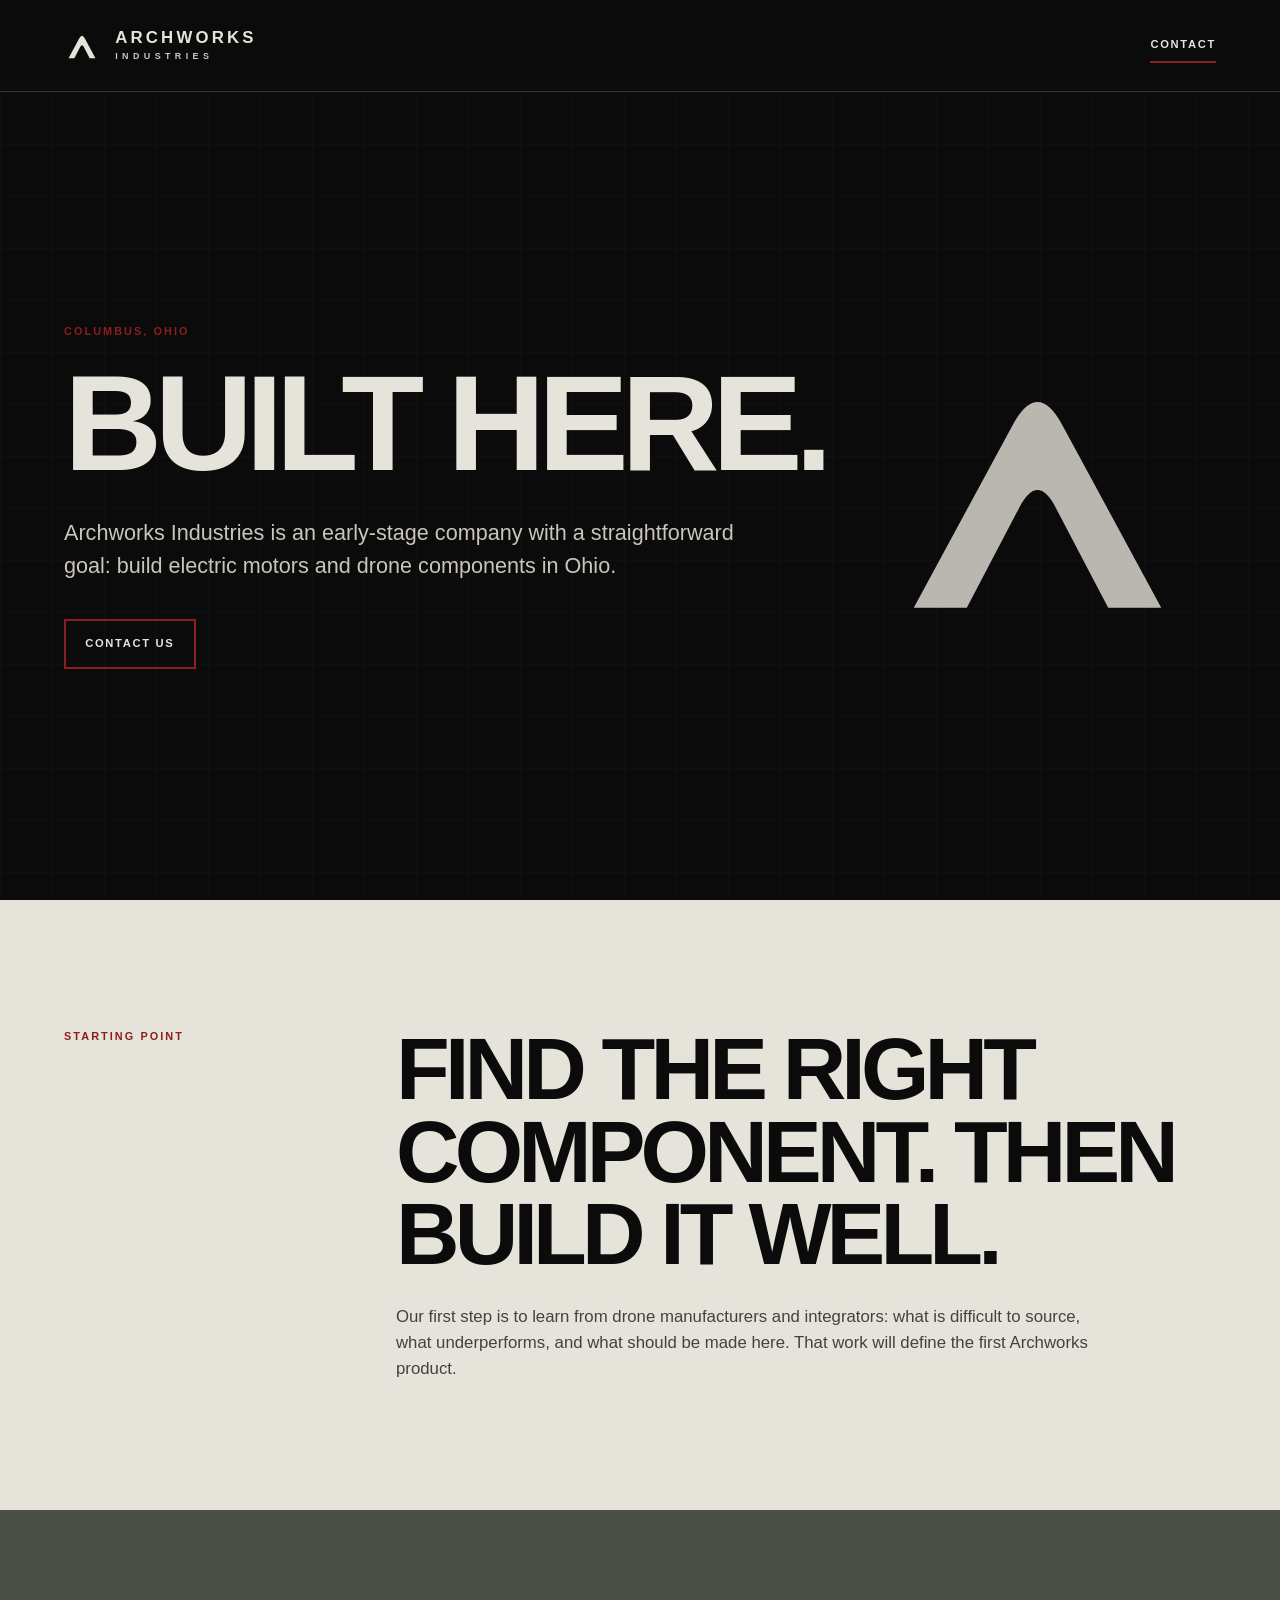
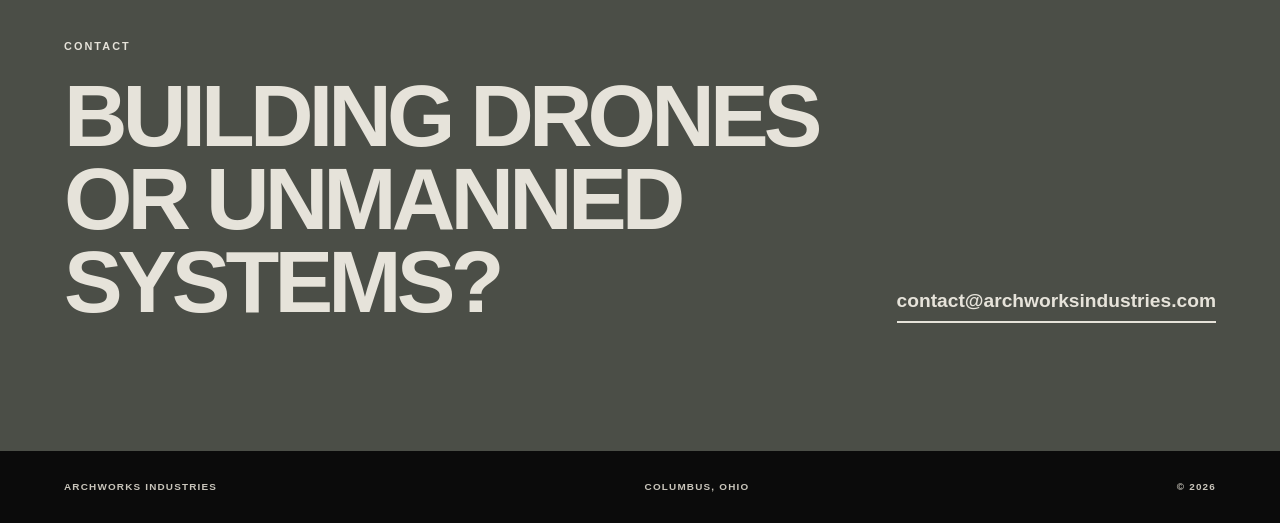
<file: index.html>
<!doctype html>
<html lang="en">
  <head>
    <meta charset="utf-8" />
    <meta name="viewport" content="width=device-width, initial-scale=1" />
    <meta
      name="description"
      content="Archworks Industries is an early-stage company working to build electric motors and drone components in Ohio."
    />
    <meta name="theme-color" content="#0b0b0b" />
    <meta name="color-scheme" content="dark" />
    <link rel="canonical" href="https://archworksindustries.com/" />

    <meta property="og:type" content="website" />
    <meta property="og:site_name" content="Archworks Industries" />
    <meta property="og:title" content="Archworks Industries | Building in Ohio" />
    <meta
      property="og:description"
      content="An early-stage company working to build electric motors and drone components in Ohio."
    />
    <meta property="og:url" content="https://archworksindustries.com/" />
    <meta property="og:image" content="https://archworksindustries.com/assets/archworks-social.png" />
    <meta property="og:image:width" content="1200" />
    <meta property="og:image:height" content="630" />
    <meta property="og:image:alt" content="Archworks Industries — Building in Ohio" />

    <meta name="twitter:card" content="summary_large_image" />
    <meta name="twitter:title" content="Archworks Industries | Building in Ohio" />
    <meta
      name="twitter:description"
      content="An early-stage company working to build electric motors and drone components in Ohio."
    />
    <meta name="twitter:image" content="https://archworksindustries.com/assets/archworks-social.png" />

    <link rel="icon" type="image/png" sizes="32x32" href="assets/favicon-32.png" />
    <link rel="apple-touch-icon" sizes="180x180" href="assets/apple-touch-icon.png" />
    <link rel="manifest" href="site.webmanifest" />
    <link rel="stylesheet" href="styles.css" />
    <title>Archworks Industries | Building in Ohio</title>
  </head>
  <body>
    <a class="skip-link" href="#main-content">Skip to main content</a>

    <header class="site-header">
      <a class="brand" href="#top" aria-label="Archworks Industries home">
        <img
          class="arch-mark arch-mark--small"
          src="assets/brand/archworks-mark-reverse.svg"
          alt=""
          width="36"
          height="36"
          aria-hidden="true"
        />
        <span class="brand__type">
          <span class="brand__name">Archworks</span>
          <span class="brand__suffix">Industries</span>
        </span>
      </a>
      <a class="header-link" href="mailto:contact@archworksindustries.com">Contact</a>
    </header>

    <main id="main-content">
      <section class="hero" id="top" aria-labelledby="hero-title">
        <div class="hero__copy">
          <p class="eyebrow">Columbus, Ohio</p>
          <h1 id="hero-title">Built here.</h1>
          <p class="hero__lede">
            Archworks Industries is an early-stage company with a straightforward goal:
            build electric motors and drone components in Ohio.
          </p>
          <a class="button" href="mailto:contact@archworksindustries.com">Contact us</a>
        </div>

        <div class="hero__symbol" aria-hidden="true">
          <img
            class="arch-mark arch-mark--large"
            src="assets/brand/archworks-mark-reverse.svg"
            alt=""
            width="360"
            height="360"
          />
        </div>
      </section>

      <section class="starting-point" aria-labelledby="starting-point-title">
        <p class="eyebrow">Starting point</p>
        <div class="starting-point__copy">
          <h2 id="starting-point-title">Find the right component. Then build it well.</h2>
          <p>
            Our first step is to learn from drone manufacturers and integrators: what is
            difficult to source, what underperforms, and what should be made here. That
            work will define the first Archworks product.
          </p>
        </div>
      </section>

      <section class="contact" aria-labelledby="contact-title">
        <div>
          <p class="eyebrow eyebrow--light">Contact</p>
          <h2 id="contact-title">Building drones or unmanned systems?</h2>
        </div>
        <a class="contact__email" href="mailto:contact@archworksindustries.com">
          contact@archworksindustries.com
        </a>
      </section>
    </main>

    <footer class="site-footer">
      <span>Archworks Industries</span>
      <span>Columbus, Ohio</span>
      <span>&copy; 2026</span>
    </footer>
  </body>
</html>
</file>
<file: styles.css>
:root {
  --jet: #0b0b0b;
  --sand: #e6e3da;
  --sand-soft: #c9c5bb;
  --oxide: #8b1e1e;
  --od-green: #4b4e47;
  --line-dark: rgba(230, 227, 218, 0.18);
  --page-pad: clamp(1.25rem, 5vw, 4rem);
  --max-width: 1440px;
  --type: "Helvetica Neue", Helvetica, Arial, sans-serif;
}

*,
*::before,
*::after {
  box-sizing: border-box;
}

html {
  overflow-x: clip;
  background: var(--jet);
  scroll-behavior: smooth;
  -webkit-text-size-adjust: 100%;
  text-size-adjust: 100%;
}

body {
  min-width: 0;
  margin: 0;
  overflow-x: clip;
  color: var(--sand);
  background: var(--jet);
  font-family: var(--type);
  font-size: 16px;
  line-height: 1.55;
  text-rendering: optimizeLegibility;
  -webkit-font-smoothing: antialiased;
}

a {
  color: inherit;
}

.skip-link {
  position: fixed;
  z-index: 100;
  top: 0.75rem;
  left: 0.75rem;
  padding: 0.65rem 0.9rem;
  color: var(--jet);
  background: var(--sand);
  font-weight: 800;
  transform: translateY(-180%);
}

.skip-link:focus {
  transform: translateY(0);
}

:focus-visible {
  outline: 2px solid var(--sand);
  outline-offset: 4px;
}

.site-header,
.hero,
.starting-point,
.contact,
.site-footer {
  width: min(100%, var(--max-width));
  margin-inline: auto;
}

.site-header {
  display: flex;
  min-height: 78px;
  padding: 1rem var(--page-pad);
  align-items: center;
  justify-content: space-between;
  border-bottom: 1px solid var(--line-dark);
}

.brand {
  display: inline-flex;
  gap: 0.75rem;
  min-width: 0;
  align-items: center;
  text-decoration: none;
}

.brand__type {
  display: flex;
  min-width: 0;
  flex-direction: column;
  line-height: 1;
}

.brand__name {
  font-size: 0.9rem;
  font-weight: 900;
  letter-spacing: 0.14em;
  text-transform: uppercase;
}

.brand__suffix {
  margin-top: 0.3rem;
  color: var(--sand-soft);
  font-size: 0.48rem;
  font-weight: 700;
  letter-spacing: 0.38em;
  text-transform: uppercase;
}

.header-link,
.button {
  font-size: 0.7rem;
  font-weight: 800;
  letter-spacing: 0.15em;
  text-decoration: none;
  text-transform: uppercase;
}

.header-link {
  padding: 0.5rem 0;
  border-bottom: 2px solid var(--oxide);
}

.arch-mark {
  display: block;
  flex: 0 0 auto;
}

.arch-mark--small {
  width: 30px;
  height: 27px;
}

.hero {
  position: relative;
  display: grid;
  min-height: calc(100svh - 78px);
  padding: clamp(4.5rem, 14vw, 8rem) var(--page-pad);
  align-items: center;
  overflow: hidden;
  isolation: isolate;
}

.hero::before {
  position: absolute;
  z-index: -2;
  inset: 0;
  background-image:
    linear-gradient(var(--line-dark) 1px, transparent 1px),
    linear-gradient(90deg, var(--line-dark) 1px, transparent 1px);
  background-size: 52px 52px;
  content: "";
  opacity: 0.14;
}

.hero__copy {
  position: relative;
  z-index: 2;
  max-width: 900px;
}

.eyebrow {
  margin: 0 0 1.25rem;
  color: var(--oxide);
  font-size: 0.68rem;
  font-weight: 800;
  letter-spacing: 0.19em;
  text-transform: uppercase;
}

h1,
h2,
p {
  margin-top: 0;
}

h1,
h2 {
  font-weight: 900;
  letter-spacing: -0.055em;
  line-height: 0.94;
  text-transform: uppercase;
}

h1 {
  max-width: 820px;
  margin-bottom: 1.75rem;
  font-size: clamp(4rem, 19vw, 8.5rem);
}

.hero__lede {
  max-width: 700px;
  margin-bottom: 2.25rem;
  color: var(--sand-soft);
  font-size: clamp(1.05rem, 3.5vw, 1.35rem);
}

.button {
  display: inline-flex;
  min-height: 50px;
  padding: 0.8rem 1.2rem;
  align-items: center;
  justify-content: center;
  border: 2px solid var(--oxide);
  background: transparent;
  transition: color 160ms ease, background 160ms ease, border-color 160ms ease;
}

.button:hover,
.button:focus-visible {
  color: var(--sand);
  background: var(--oxide);
}

.hero__symbol {
  position: absolute;
  z-index: 1;
  right: -3.5rem;
  bottom: -2rem;
  opacity: 0.1;
  pointer-events: none;
}

.arch-mark--large {
  width: 280px;
  height: 240px;
}

.starting-point {
  padding: clamp(4.5rem, 12vw, 8rem) var(--page-pad);
  color: var(--jet);
  background: var(--sand);
}

.starting-point__copy {
  max-width: 980px;
}

.starting-point h2,
.contact h2 {
  margin-bottom: 1.75rem;
  font-size: clamp(2.5rem, 11vw, 5.5rem);
}

.starting-point p:last-child {
  max-width: 700px;
  margin-bottom: 0;
  color: #42433e;
  font-size: 1.05rem;
}

.contact {
  display: grid;
  gap: 3rem;
  padding: clamp(4.5rem, 12vw, 8rem) var(--page-pad);
  background: var(--od-green);
}

.eyebrow--light {
  color: var(--sand);
}

.contact h2 {
  max-width: 900px;
  margin-bottom: 0;
}

.contact__email {
  width: fit-content;
  max-width: 100%;
  padding-bottom: 0.35rem;
  border-bottom: 2px solid var(--sand);
  font-size: clamp(0.82rem, 4vw, 1.2rem);
  font-weight: 800;
  overflow-wrap: anywhere;
  text-decoration: none;
}

.site-footer {
  display: flex;
  padding: 1.75rem var(--page-pad);
  align-items: center;
  justify-content: space-between;
  gap: 0.75rem 1.5rem;
  color: var(--sand-soft);
  font-size: 0.62rem;
  font-weight: 700;
  letter-spacing: 0.12em;
  text-transform: uppercase;
}

@media (min-width: 760px) {
  .site-header {
    min-height: 92px;
  }

  .brand {
    gap: 0.95rem;
  }

  .brand__name {
    font-size: 1.05rem;
    letter-spacing: 0.19em;
  }

  .brand__suffix {
    font-size: 0.56rem;
    letter-spacing: 0.49em;
  }

  .arch-mark--small {
    width: 36px;
    height: 32px;
  }

  .hero {
    min-height: calc(100svh - 92px);
    grid-template-columns: minmax(0, 1fr) minmax(240px, 0.45fr);
  }

  .hero__symbol {
    position: relative;
    right: auto;
    bottom: auto;
    display: grid;
    opacity: 0.8;
    place-items: center;
  }

  .arch-mark--large {
    width: min(26vw, 360px);
    height: min(23vw, 320px);
  }

  .starting-point {
    display: grid;
    grid-template-columns: minmax(150px, 0.28fr) minmax(0, 1fr);
    gap: clamp(3rem, 8vw, 8rem);
  }

  .contact {
    grid-template-columns: minmax(0, 1fr) auto;
    align-items: end;
  }
}

@media (max-width: 480px) {
  .site-footer {
    align-items: flex-start;
    flex-direction: column;
  }
}

@media (prefers-reduced-motion: reduce) {
  html {
    scroll-behavior: auto;
  }

  * {
    transition-duration: 0.01ms !important;
  }
}
</file>
